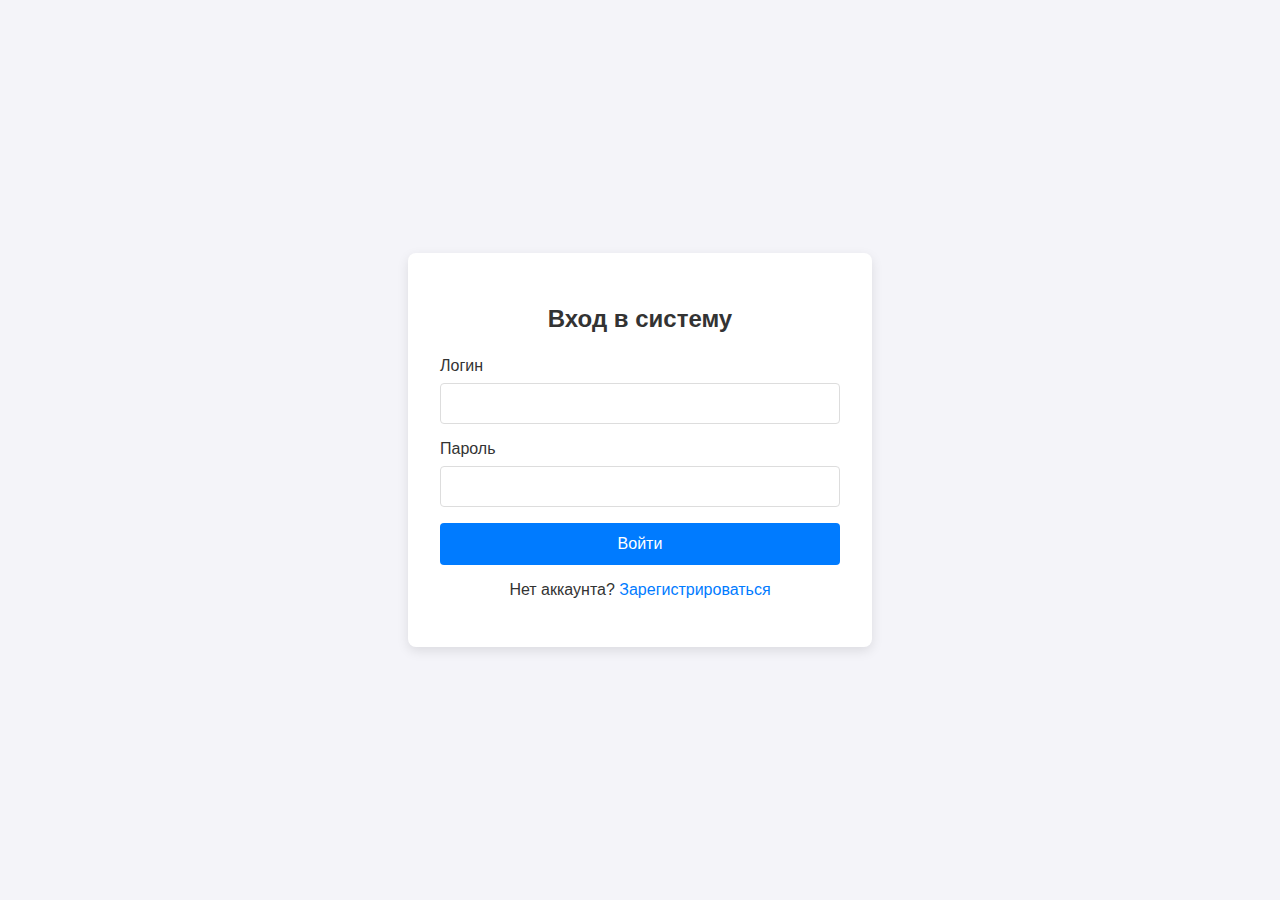
<file: index.html>
<!DOCTYPE html>
<html lang="ru">
<head>
    <meta charset="UTF-8">
    <meta name="viewport" content="width=device-width, initial-scale=1.0">
    <title>Вход</title>
    <link rel="stylesheet" href="css/base.css">
    <link rel="stylesheet" href="css/auth.css">
</head>
<body class="auth-wrapper">
    <div class="form-container">
        <h2>Вход в систему</h2>
        <form id="login-form">
            <div class="form-group">
                <label for="login">Логин</label>
                <input type="text" id="login" name="login" required>
            </div>
            <div class="form-group">
                <label for="password">Пароль</label>
                <input type="password" id="password" name="password" required>
            </div>
            <button type="submit">Войти</button>
        </form>
        <p>Нет аккаунта? <a href="register.html">Зарегистрироваться</a></p>
        <div id="message" class="message"></div>
    </div>

    <script src="js/api.js"></script>
    <script src="js/auth.js"></script>
</body>
</html>
</file>
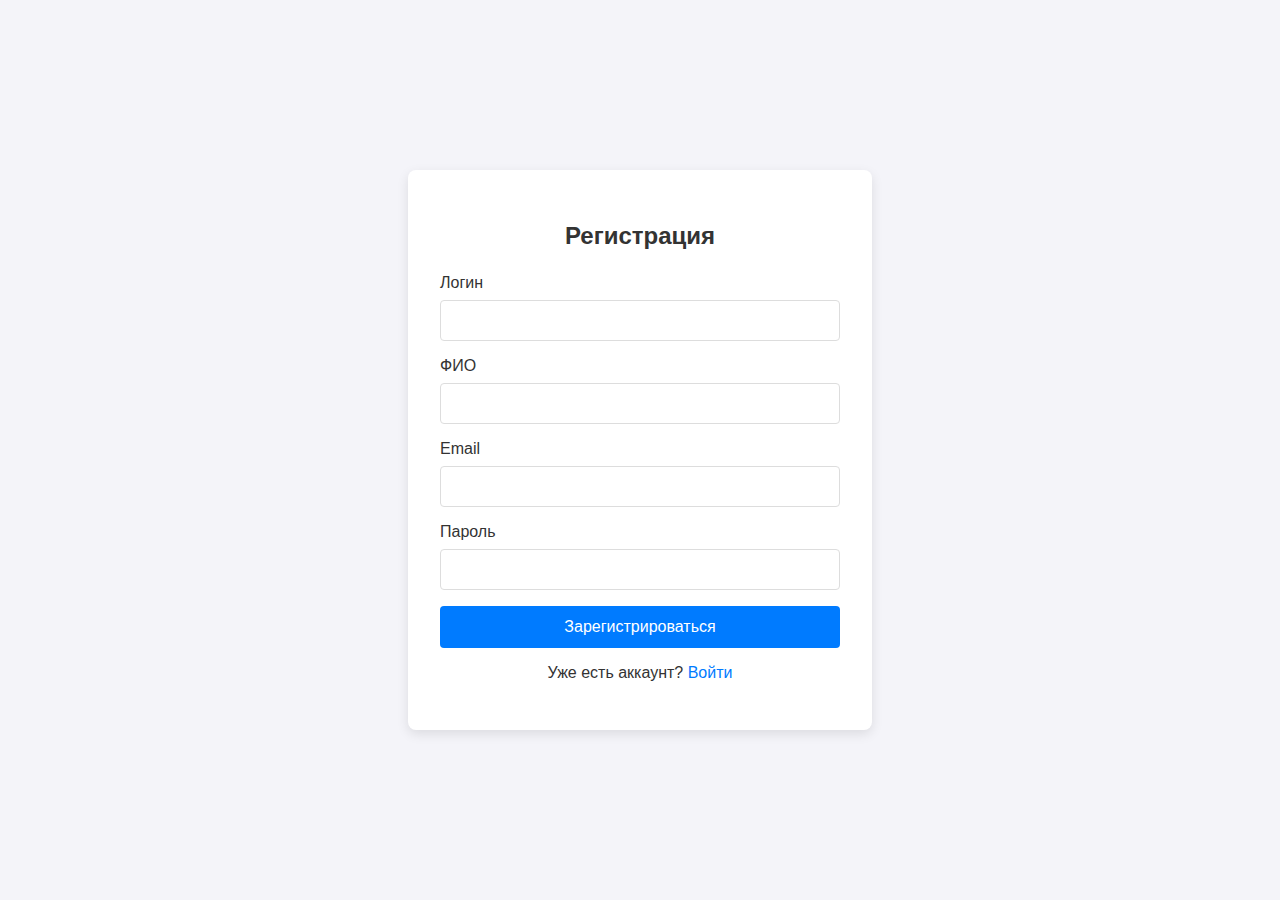
<file: register.html>
<!--register.html-->
<!DOCTYPE html>
<html lang="ru">
<head>
    <meta charset="UTF-8">
    <meta name="viewport" content="width=device-width, initial-scale=1.0">
    <title>Регистрация</title>
    <link rel="stylesheet" href="css/base.css">
    <link rel="stylesheet" href="css/auth.css">
</head>
<body class="auth-wrapper">
    <div class="form-container">
        <h2>Регистрация</h2>
        <form id="register-form">
            <div class="form-group">
                <label for="login">Логин</label>
                <input type="text" id="login" name="login" required>
            </div>
            <div class="form-group">
                <label for="fullName">ФИО</label>
                <input type="text" id="fullName" name="fullName" required>
            </div>
            <div class="form-group">
                <label for="email">Email</label>
                <input type="email" id="email" name="email" required>
            </div>
            <div class="form-group">
                <label for="password">Пароль</label>
                <input type="password" id="password" name="password" required minlength="6">
            </div>
            <button type="submit">Зарегистрироваться</button>
        </form>
        <p>Уже есть аккаунт? <a href="index.html">Войти</a></p>
        <div id="message" class="message"></div>
    </div>

    <script src="js/api.js"></script>
    <script src="js/auth.js"></script>
</body>
</html>
</file>
<file: css/base.css>
/* base.css */
body {
    font-family: -apple-system, BlinkMacSystemFont, "Segoe UI", Roboto, Helvetica, Arial, sans-serif;
    background-color: #f4f4f9;
    margin: 0;
    color: #333;
}

button {
    border: none;
    border-radius: 4px;
    font-size: 1rem;
    cursor: pointer;
    transition: background-color 0.3s, box-shadow 0.3s;
    padding: 0.75rem 1.5rem;
}

button:hover {
    box-shadow: 0 2px 8px rgba(0,0,0,0.1);
}

a {
    color: #007bff;
    text-decoration: none;
}

a:hover {
    text-decoration: underline;
}

.widget {
    background: #fff;
    padding: 1.5rem;
    border-radius: 8px;
    box-shadow: 0 4px 12px rgba(0,0,0,0.05);
}

.widget h3 {
    margin-top: 0;
    border-bottom: 1px solid #eee;
    padding-bottom: 0.75rem;
    margin-bottom: 1rem;
    font-size: 1.1rem;
    color: #555;
    font-weight: 600;
}
</file>
<file: css/auth.css>
/* auth.css */
.auth-wrapper {
    display: flex;
    justify-content: center;
    align-items: center;
    height: 100vh;
}

.form-container {
    background: #fff;
    padding: 2rem;
    border-radius: 8px;
    box-shadow: 0 4px 12px rgba(0,0,0,0.1);
    width: 100%;
    max-width: 400px;
}

.form-container h2 {
    text-align: center;
    margin-bottom: 1.5rem;
}

.form-group {
    margin-bottom: 1rem;
}

.form-group label {
    display: block;
    margin-bottom: 0.5rem;
}

.form-group input {
    width: 100%;
    padding: 0.75rem;
    border: 1px solid #ddd;
    border-radius: 4px;
    box-sizing: border-box;
}

.form-container button {
    width: 100%;
    background-color: #007bff;
    color: white;
}

.form-container button:hover {
    background-color: #0056b3;
}

.form-container p {
    text-align: center;
    margin-top: 1rem;
}

.message {
    text-align: center;
    margin-top: 1rem;
    padding: 0.75rem;
    border-radius: 4px;
    display: none;
}

.message.success {
    background-color: #d4edda;
    color: #155724;
    display: block;
}

.message.error {
    background-color: #f8d7da;
    color: #721c24;
    display: block;
}
</file>
